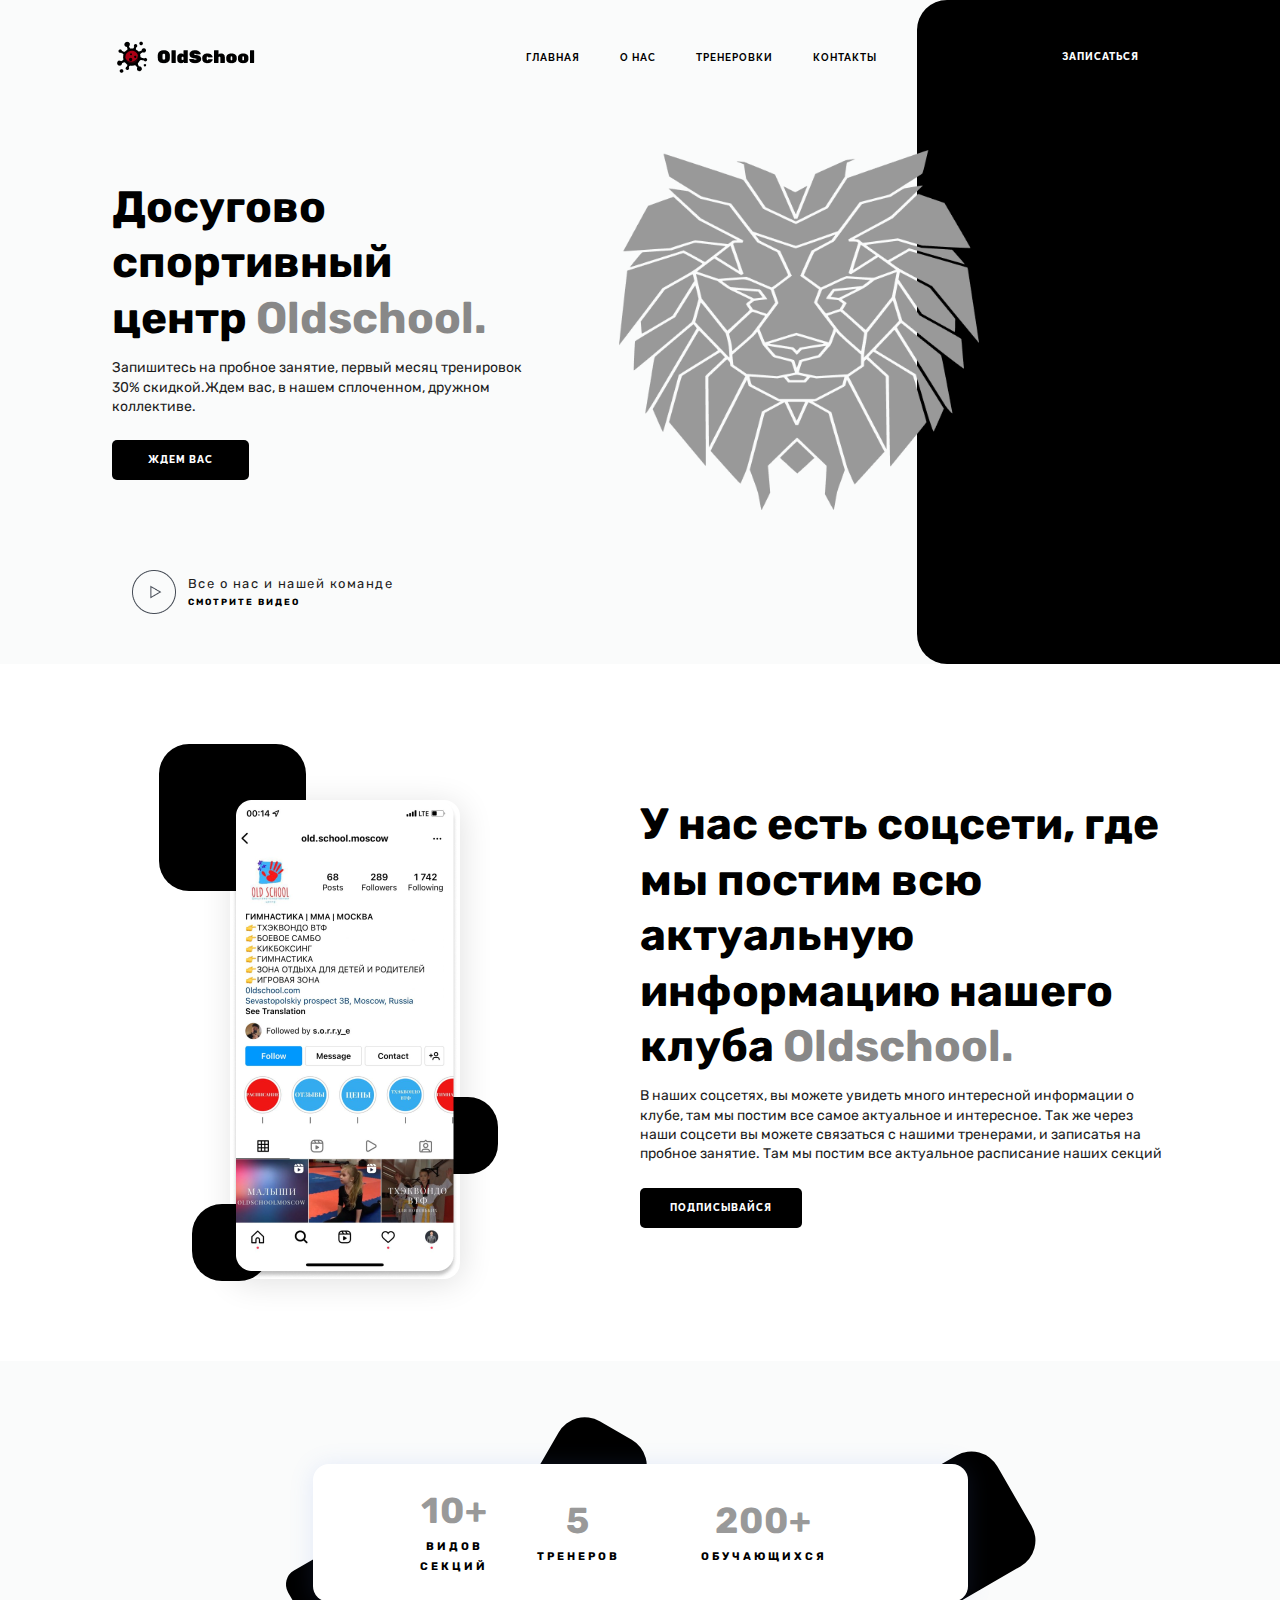
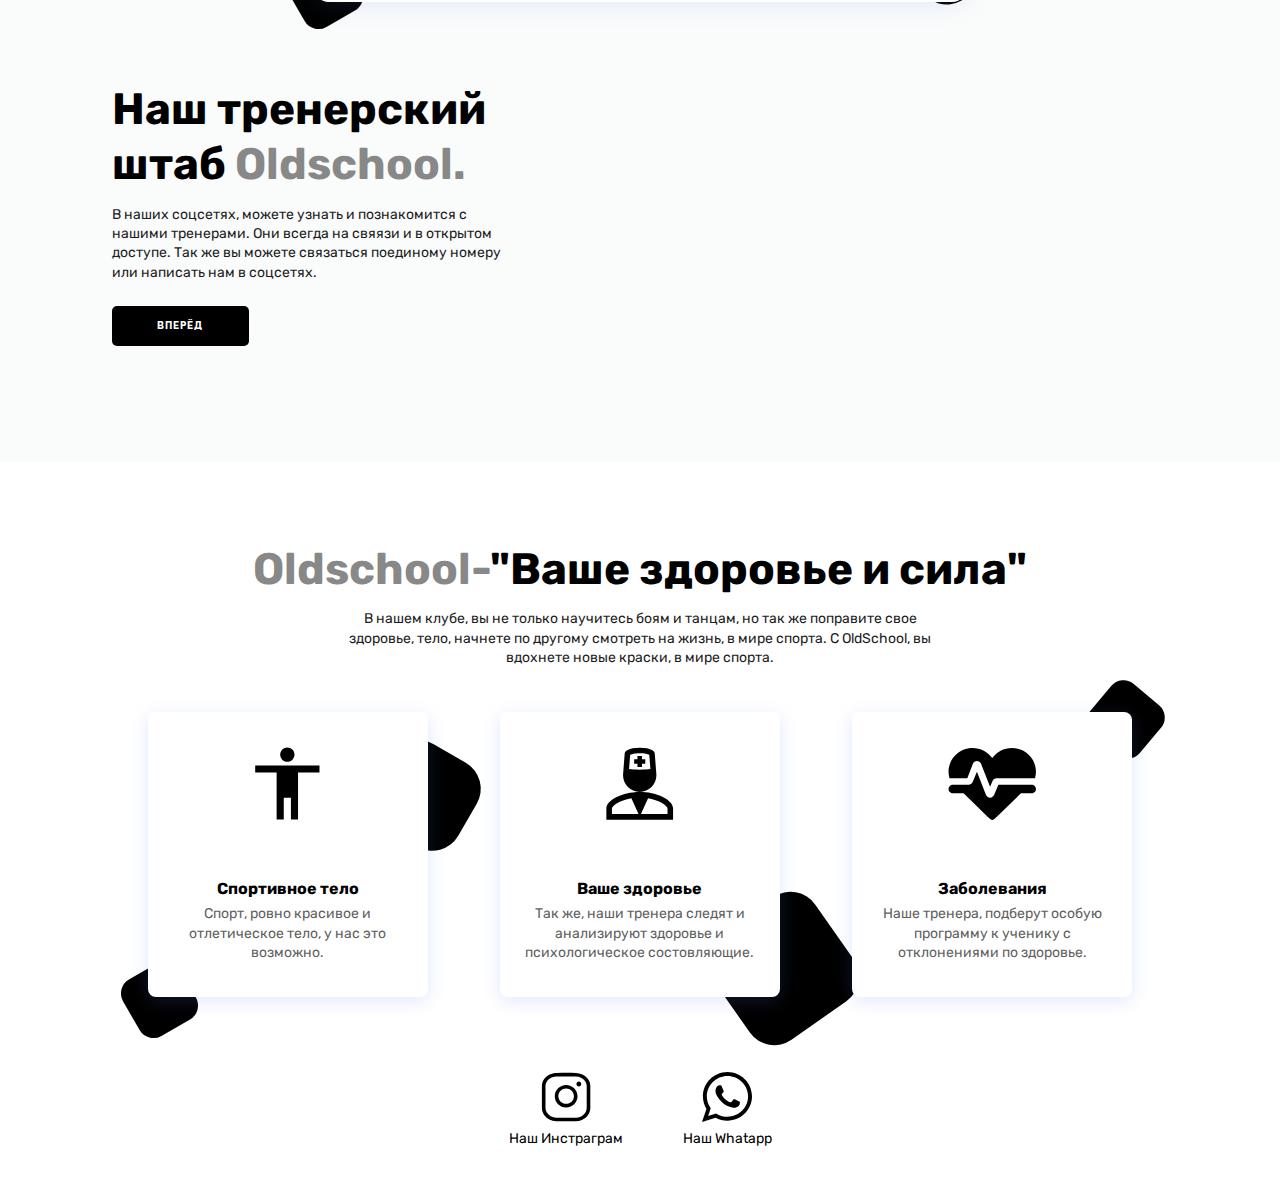
<file: index.html>
<!DOCTYPE html>
<html>

<head>
    <meta charset="UTF-8">
    <meta name="viewport" content="width=devise-width, initial-scale=1.0">
    <link href="https://fonts.googleapis.com/css?family=Raleway:700,800&display=swap" rel="stylesheet" />
    <link href="https://fonts.googleapis.com/css?family=Rubik: regular,700&display=swap" rel="stylesheet" />

    <link rel="stylesheet" href="css/style.css">
    <title>OLdSchool</title>
</head>

<body>

    <div class="wrapper">
        <header id="open" class="header">
            <div id="close" class="header__container">
                <a href="" class="header__logo">
                    <img src="img/logo.png" alt="Логотип">
                </a>
                <div class="header__menu menu animate__animated animate__fadeInUp">
                    <nav id="menu" class="menu__body">
                        <ul class="menu__list">
                            <li class="menu__item "><a href="#glav" class="menu__link">Главная</a></li>
                            <li class="menu__item"><a href="#onas" class="menu__link">О нас</a></li>
                            <li class="menu__item"><a href="#trenerovki" class="menu__link">Тренеровки</a></li>
                            <li class="menu__item"><a href="#contact" class="menu__link">Контакты</a></li>
                        </ul>
                    </nav>
                </div>
                <div class="header__button">
                    <a href="tel:+7999 999-99-99" class="button button_black">Записаться</a>
                    <a href="#open" class="icon-menu"><span></span></a>
                    <a href="#close" class="close-icon-menu"></a>
                </div>
            </div>
            <a class="back_to_top" title="Наверх">↑</a>
        </header>
        <main class="main">
            <section class="get-started">


                <div id="glav" class="get-started__container">
                    <div class="get-started__content">
                        <div class="get-started__block-text block-text animate__animated animate__fadeInLeft">
                            <h1 class="block-text__title block-text__title_blue">Досугово спортивный центр<span>
                                    Oldschool.</span></h1>
                            <div class="block-text__text">Запишитесь на пробное занятие, первый месяц тренировок 30% скидкой.Ждем вас, в нашем сплоченном, дружном коллективе.
                            </div>
                            <a href="tel:+7977 341-81-56" class="block-text__button button">Ждем вас</a>
                        </div>
                    </div>
                    <div class="get-started__image">
                        <img class="animate__animated animate__fadeInRightBig" width="360" height="360" src="./img/get-started/image.png" alt="Врача с ребенком">
                    </div>
                    <div id="onas" class="get-started__video ">
                        <a href="" class="video-get-started">
                            <div class="video-get-started_icon">
                                <img src="./img/get-started/play.png" alt="Кнопка Play">
                            </div>
                            <div class="video-get-started__body">
                                <div class="video-get-started__title">Все о нас и нашей команде</div>
                                <div class="video-get-started__text">Cмотрите видео</div>
                            </div>
                        </a>
                    </div>
                </div>
            </section>
            <section class="stay-safe">
                <div class="stay-safe__container">
                    <div class="stay-safe__media">
                        <div class="media-stay-safe">
                            <div class="media-stay-safe_image">
                                <img src="./img/get-started/app.png" alt="фото приложения">
                            </div>

                            <div class="media-stay-safe__item media-stay-safe__item_1"></div>
                            <div class="media-stay-safe__item media-stay-safe__item_2"></div>
                            <div class="media-stay-safe__item media-stay-safe__item_3"></div>
                        </div>

                    </div>
                    <div class="stay-safe__content">
                        <div class="stay-safe__block-text block-text">
                            <h2 class="block-text__title">У нас есть соцсети, где мы постим всю актуальную информацию нашего клуба <span>Oldschool.</span></h2>
                            <div class="block-text__text">В наших соцсетях, вы можете увидеть много интересной информации о клубе, там мы постим все самое актуальное и интересное. Так же через наши соцсети вы можете связаться с нашими тренерами, и записатья на пробное занятие. Там
                                мы постим все актуальное расписание наших секций
                            </div>
                            <a href="https://www.google.com" target="_blank" class="block-text__button button">Подписывайся</a>
                        </div>
                    </div>

                </div>
            </section>
            <section id="trenerovki" class="experts">
                <div class="experts__container">
                    <div class="experts__statistics statistics-experts">
                        <div class="statistics-experts__body body-statistics-experts">
                            <div class="body-statistics-experts__item">
                                <div class="body-statistics-experts__value">10+</div>
                                <div class="body-statistics-experts__text">видов секций</div>
                            </div>
                            <div class="body-statistics-experts__item">
                                <div class="body-statistics-experts__value">5</div>
                                <div class="body-statistics-experts__text">тренеров</div>
                            </div>
                            <div class="body-statistics-experts__item">
                                <div class="body-statistics-experts__value">200+</div>
                                <div class="body-statistics-experts__text">обучающихся</div>
                            </div>
                        </div>
                        <div class="statistics-experts__decor statistics-experts__decor_1"></div>
                        <div class="statistics-experts__decor statistics-experts__decor_2"></div>
                        <div class="statistics-experts__decor statistics-experts__decor_3"></div>
                    </div>
                    <div class="experts__body">
                        <div class="experts__content">
                            <div class="experts__block-text block-text">
                                <h2 class="block-text__title block-text__title_blue">Наш тренерский штаб
                                    <span>Oldschool.</span></h2>
                                <div class="block-text__text">В наших соцсетях, можете узнать и познакомится с нашими тренерами. Они всегда на свяязи и в открытом доступе. Так же вы можете связаться поединому номеру или написать нам в соцсетях.</div>
                                <a href="https://www.google.com/" target="_blank" class="block-text_button button">Вперëд</a>
                            </div>
                        </div>
                    </div>
            </section>
            <section class="healthcare">
                <div class="healthcare__container">
                    <div class="healthcare__block-text block-text block-text__center">
                        <h2 class="block-text__title"><span>Oldschool-</span>"Ваше здоровье и сила"</h2>
                        <div class="block-text__text block-text__text_mw">В нашем клубе, вы не только научитесь боям и танцам, но так же поправите свое здоровье, тело, начнете по другому смотреть на жизнь, в мире спорта. С OldSchool, вы вдохнете новые краски, в мире спорта.</div>
                    </div>
                    <div class="healthcare__items">
                        <div class="healthcare__column healthcare__colum_1">
                            <div class="healthcare__item item-healthcare">
                                <div class="item-healthcare__icon">
                                    <img src="./img/healthcare/01.svg" alt="Икоънка">
                                </div>
                                <div class="item-healthcare__title">Спортивное тело</div>
                                <div class="item-healthcare__text">Спорт, ровно красивое и отлетическое тело, у нас это возможно.
                                </div>
                            </div>
                        </div>
                        <div class="healthcare__column healthcare__colum_2">
                            <div class="healthcare__item item-healthcare">
                                <div class="item-healthcare__icon">
                                    <img src="./img/healthcare/02.svg" alt="Икоънка">
                                </div>
                                <div class="item-healthcare__title">Ваше здоровье</div>
                                <div class="item-healthcare__text">Так же, наши тренера следят и анализируют здоровье и психологическое состовляющие.</div>
                            </div>
                        </div>
                        <div class="healthcare__column  healthcare__colum_3">
                            <div class="healthcare__item item-healthcare">
                                <div class="item-healthcare__icon">
                                    <img src="./img/healthcare/03.svg" alt="Иконка">
                                </div>
                                <div class="item-healthcare__title">Заболевания</div>
                                <div class="item-healthcare__text">Наше тренера, подберут особую программу к ученику c отклонениями по здоровье.</div>
                            </div>
                        </div>
                    </div>
                </div>
            </section>
        </main>
        <footer class="footer">
            <div id="contact" class="footer__container">
                <div class="footer__items">
                    <a href="#" class="footer__item">
                        <img src="./img/healthcare/instagram_f_icon-icons.com_65485.svg" width="40" height="40" alt="insta">
                        <p class="footer__item_text">Наш Инстраграм</p>
                    </a>
                    <a href="#" class="footer_item">
                        <img src="./img/healthcare/whatsapp-logo_icon-icons.com_57054.svg" width="50" height="50" alt="whatapp">
                        <p class="footer__item_text">Наш Whatapp</p>
                    </a>
                </div>
            </div>
        </footer>
        </div>
        <script src="js/main.js"></script>
</body>

</html>
</file>
<file: css/style.css>
/* обнуление */
*,
*::before,
*::after {
    padding: 0;
    margin: 0;
    border: 0;
    box-sizing: border-box;
}
a {
    text-decoration: none;
}
ul,
ol,
li {
    list-style: none;
}
img {
    vertical-align: top;
}
h1,
h2,
h3,
h4,
h5,
h6 {
    font-weight: inherit;
    font-size: inherit;
}
html,
body {
    height: 100%;
    line-height: 1;
}
body {
    font-family: Rubik;
    font-size: 14px;
    color: #616161;
}
/*---------------*/
.wrapper {
    overflow: hidden;
    display: flex;
    flex-direction: column;
    min-height: 100%;
}
/*----------------*/
.main {
    flex: 1 1 auto;
}
[class*="__container"] {
    max-width: 1087px;
    margin: 0px auto;
    padding: 0px 15px;
}
/* PC */
@media (max-width: 1087px) {
    [class*="__container"] {
        max-width: 970px;
    }
}
/* Планшет */
@media (max-width: 992px) {
    [class*="__container"] {
        max-width: 750px;
    }
}
/* Телефон */
@media (max-width: 768px) {
    [class*="__container"] {
        max-width: none;
    }
}
/*-------------------------------------*/
.header {
    position: absolute;
    width: 100%;
    top: 0;
    left: 0;
    z-index: 50;
}
.header__container {
    display: flex;
    min-height: 114px;
    align-items: center;
}
.header__logo {
    position: relative;
    z-index: 5;
}
.header__menu {
    flex: 1 1 auto;
}
.header__button {
    position: relative;
    z-index: 5;
    flex: 0 0 252px;
    display: flex;
    justify-content: flex-end;
    align-items: center;
}
.back_to_top {
    padding-top: 10px;
    position: fixed;
    bottom: 80px;
    right: 40px;
    z-index: 9999;
    width: 60px;
    height: 60px;
    text-align: center;

    line-height: 30px;
    background: #f5f5f5;
    color: #444;
    cursor: pointer;
    border-radius: 2px;
    display: none;
}

.back_to_top:hover {
    background: #e9ebec;
}

.back_to_top-show {
    display: block;
}
@media (max-width: 991.98px) {
    .header__button {
        flex: 0 0 170px;
    }
}
/*--------------------------------------------*/
.menu {
    display: flex;
    justify-content: flex-end;
}
.menu__list {
    display: flex;
}
.menu__item {
    margin: 0px 40px 0px 0px;
}
@media (max-width: 991.98px) {
}
.menu__link {
    font-family: Raleway;
    text-transform: uppercase;
    font-weight: 700;
    font-size: 10px;
    line-height: 1.2;
    color: #000;
    letter-spacing: 1px;
    padding-bottom: 5px;
    padding-top: 5px;
    border-top: 1px solid transparent;
    border-bottom: 1px solid transparent;
    transition: all ease 0.65s;
}
.menu__link:hover {
    transition: all ease 0.65s;
    border-top: 1px solid black;
    border-bottom: 1px solid black;
}
@media (max-width: 991.98px) {
    .header__container {
        min-height: 80px;
    }
    .header__button {
        flex: 0 0 170px;
    }
    .menu__item {
        margin: 0px 30px 0px 0px;
    }
}
@media (max-width: 767.98px) {
    .menu__body {
        position: fixed;
        top: 0;
        left: -100%;
        width: 100%;
        height: 100%;
        overflow: auto;
        background-color: #fff;
        padding: 90px 15px 30px 15px;
        transition: left 0.3s ease 0s;
    }
    .header:target .menu__body {
        left: 0;
    }
    .header:target .menu__body::before {
        content: "";
        position: fixed;
        top: 0;
        left: 0;
        height: 80px;
        width: 100%;
        background-color: #fff;
    }
    .menu__link {
        color: #000;
        font-size: 20px;
    }
    .menu__list {
        flex-direction: column;
        justify-content: center;
        align-items: center;
    }
    .menu__item {
        margin: 0px 0px 25px 0px;
    }
    .menu__item:last-child {
        margin-bottom: 0;
    }
}
@media (max-width: 374.98px) {
    .header__logo {
        flex: 0 0 40px;
        overflow: hidden;
    }
}
/*--------------------------------------------------------*/
.button {
}
.button:hover {
}
.button_blue {
}
.button_blue:hover {
}
/*--------------------------------------------------------*/
.button {
    display: inline-block;
    font-family: Raleway;
    text-transform: uppercase;
    font-weight: 800;
    font-size: 10px;
    line-height: 1.2;
    letter-spacing: 1px;
    color: #fcfdfe;
    min-width: 137px;
    padding: 14px 30px;
    text-align: center;
    background-color: #4285f4;
    border-radius: 5px;
    background-color: #000000;
    transition: background-color 0.3s ease 0s;
}
.button:hover {
    background-color: #000000;
}
.button_black {
    background-color: #000000;
    transition: all ease 0.65s;
}
.button_black:hover {
    background-color: #2c2c2c;
}
/*--------------------------------------------------------*/
.close-icon-menu,
.icon-menu {
    display: none;
}
@media (max-width: 767.98px) {
    .icon-menu {
        display: flex;
        position: relative;
        flex: 0 0 30px;
        height: 18px;
        flex-direction: column;
        justify-content: space-between;
        margin: 0px 0px 0px 20px;
    }
    .icon-menu::before,
    .icon-menu::after {
        content: "";
        background-color: #000;
        height: 2px;
    }
    .icon-menu span {
        height: 2 px;
        background-color: #000;
    }
    .close-icon-menu {
        flex: 0 0 30px;
        height: 30px;
        position: relative;
        margin: 0px 0px 0px 20px;
    }
    .close-icon-menu::before,
    .close-icon-menu::after {
        content: "";
        position: absolute;
        top: 50%;
        left: 0;
        width: 100%;
        background-color: #000;
        height: 2px;
    }
    .close-icon-menu::before {
        transform: rotate(45deg);
    }
    .close-icon-menu::after {
        transform: rotate(-45deg);
    }
    .header:target .icon-menu {
        display: none;
    }
    .header:target .close-icon-menu {
        display: flex;
    }
}

/*---------------------------------------------*/
.block-text {
}
.block-text__center {
    text-align: center;
}
.block-text__title {
    font-weight: 700;
    font-size: 44px;
    line-height: 126%;
    color: #000;
}
.block-text__title:not(:last-child) {
    margin: 0px 0px 12px 0px;
}
.block-text__title span {
    color: #888888;
}
.block-text__title_blue span {
    color: #888888;
}
.block-text__text {
    line-height: 138.5%;
    color: #1e1e1e;
}
.block-text__text_mw {
    max-width: 620px;
    margin: 0px auto;
}
.block-text__text:not(:last-child) {
    margin: 0px 0px 24px 0px;
}

.block-text__button {
}
@media (max-width: 767.98px) {
    .block-text__title {
        font-size: 34px;
    }
}
/*-----------------------CONTETNT----------------------*/

.get-started {
    background-color: #fafbfb;
}
.get-started__container {
    padding: 150px 15px 50px 15px;
    display: flex;
    align-items: center;
    flex-wrap: wrap;
    position: relative;
}
.get-started__container::before {
    content: "";
    position: absolute;
    width: 100vw;
    height: 100%;
    right: 267px;
    top: 0;
    transform: translate(100%, 0px);
    border-radius: 30px 0px 0px 30px;
    background-color: #000000;
}
@media (max-width: 991.98px) {
    .get-started__container::before {
        right: 185px;
        border-radius: 20px 0px 0px 20px;
    }
}
@media (max-width: 767.98px) {
    .get-started__container {
        padding: 100px 15px 30px 15px;
    }
}
.get-started__content {
    flex: 0 1 48%;
    padding-left: 0px 20px;
}
.get-started__block-text {
    max-width: 410px;
}
.get-started__video {
    flex: 1 1 100%;
    padding: 60px 0px 0px 20px;
}
.video-get-started {
    display: inline-flex;
    align-items: center;
}
.get-started__image {
    flex: 0 1 52%;
    position: relativ;
    z-index: 2;
}
.get-started__image img {
    max-width: 100%;
}
.video-get-started_icon {
    flex: 0 0 44px;
}
.video-get-started__body {
    padding: 0px 0px 0px 12px;
}
.video-get-started__title {
    color: #1e1e1e;
    font-size: 13px;
    line-height: 126%;
    letter-spacing: 1.5px;
}
.video-get-started__title:not(:last-child) {
    margin: 0px 0px 5px 0px;
}
.video-get-started__text {
    text-transform: uppercase;
    font-size: 9px;
    line-height: 126%;
    letter-spacing: 2px;
    color: #000000;
    font-weight: bold;
}
@media (max-width: 767.98px) {
    .get-started__container::before {
        display: none;
    }
    .get-started__block-text {
        max-width: none;
        flex: 1 1 100%;
    }
    .get-started__content {
        flex: 1 1 100%;
        padding: 0;
    }
    .get-started__image {
        flex: 1 1 100%;
        text-align: center;
        padding: 30px;
    }
    .get-started__video {
        padding: 0;
    }
}
/*----------------------- content 2 block----------------------------*/

.stay-safe {
    padding: 80px 0;
}
.stay-safe__container {
    display: flex;
    align-items: center;
}
.stay-safe__media {
    flex: 0 1 50%;
}

.stay-safe__content {
    flex: 0 1 50%;
}

.media-stay-safe {
    width: 373px;
    padding: 56px 0px 2px 0px;
    text-align: center;
    position: relative;
}
.media-stay-safe_image {
    display: inline-block;
    box-shadow: 2px 4px 32px rgba(0, 0, 0, 0.12);
    border-radius: 16px;
    position: relative;
    width: 61.5%;
}

.media-stay-safe__item {
    position: absolute;
    background-color: #000000;
    border-radius: 30px;
    width: 77px;
    height: 77px;
}
.media-stay-safe__item_1 {
    top: 0;
    left: 0;
    width: 147px;
    height: 147px;
}
.media-stay-safe__item_2 {
    bottom: 0;
    left: 33px;
}
.media-stay-safe__item_3 {
    bottom: 107px;
    right: 34px;
}
.media-stay-safe_image img {
    position: relative;
    z-index: 5;
    max-width: 100%;
}

@media (max-width: 991.98px) {
    .stay-safe {
        padding: 40px 0;
    }
}
@media (min-width: 991.98px) {
    .stay-safe__media {
        padding: 0px 0px 0px 47px;
    }
}
@media (max-width: 767.98px) {
    .stay-safe {
        padding: 30px 0;
    }
    .stay-safe__container {
        flex-direction: column-reverse;
    }
    .stay-safe__content {
        margin: 0px 0px 30px 0px;
    }
}
@media (max-width: 479.98px) {
    .media-stay-safe {
        width: 290px;
    }
}

/*===================3 секция контента======================*/

.experts {
    background-color: #fafbfb;
    padding: 103px 0px 116px 0px;
}
.experts__container {
}
.experts__statistics {
}
.experts__block-text {
    max-width: 400px;
}
.statistics-experts {
    max-width: 655px;
    margin: 0px auto;
    position: relative;
}
.experts__body {
    display: flex;
    align-items: center;
}
.experts__content {
    flex: 0 1 50%;
    padding: 0px 20px 0px 0px;
}

.experts__video iframe {
    position: absolute;
    width: 100%;
    height: 100%;
    top: 0;
    left: 0;
    object-fit: cover;
}
.statistics-experts__body {
    background-color: #fff;
    box-shadow: 0px 2px 24px rgba(88, 126, 236, 0.15);
    border-radius: 16px;
    position: relative;
    z-index: 2;
    margin: 0px 0px 80px 0px;
}
.statistics-experts__decor {
    position: absolute;
    background-color: #000000;
    border-radius: 30px;
}
.statistics-experts__decor_1 {
    width: 65px;
    height: 65px;
    transform: rotate(-30deg);
    bottom: -21px;
    left: -21px;
    border-radius: 16px;
}
.statistics-experts__decor_2 {
    width: 97px;
    height: 97px;
    right: 50%;
    top: -40px;
    transform: rotate(30deg);
}
.statistics-experts__decor_3 {
    width: 128px;
    height: 128px;
    right: -55px;
    top: 0;
    transform: rotate(-30deg);
}

.body-statistics-experts {
    padding: 25px 80px;
    display: flex;
    align-items: center;
}
.body-statistics-experts__item {
    flex: 0 1 25%;
    text-align: center;
}
.body-statistics-experts__item:last-child {
    flex: 0 1 50%;
}
.body-statistics-experts__value {
    font-weight: 700;
    font-size: 36px;
    line-height: 1.2;
    letter-spacing: 1px;
    color: #999999;
    margin-bottom: 5px;
}
.body-statistics-experts__text {
    font-weight: bold;
    font-size: 11px;
    line-height: 1.8;
    letter-spacing: 3px;
    text-transform: uppercase;
    color: #000000;
}

@media (max-width: 767.98px) {
    .experts {
        padding: 80px 0px 30px 0px;
    }
    .experts__body {
        flex-direction: column;
        align-items: stretch;
    }
    .experts__content {
        padding: 0;
        margin: 0px 0px 30px 0px;
    }
}

@media (max-width: 767.98px) {
    .statistics-experts__body {
        margin: 0px 0px 50px 0px;
    }
    .body-statistics-experts {
        padding: 25px;
    }
}
@media (max-width: 479.98px) {
    .body-statistics-experts {
        flex-direction: column;
    }
    .body-statistics-experts__item:not(:last-child) {
        margin: 0px 0px 15px 0px;
    }
}
.healthcare {
    padding: 80px 0px 30px 0px;
}
.healthcare__container {
}
.healthcare__block-text {
    margin: 0px 0px 45px 0px;
}

.healthcare__items {
    display: flex;
}
.healthcare__column {
    position: relative;
    padding: 0px 36px;
    flex: 0 1 33.333%;
}
.healthcare__item {
}
.item-healthcare {
    height: 100%;
    position: relative;
    z-index: 2;
    background: #ffffff;
    box-shadow: 0px 4px 18px rgba(88, 126, 236, 0.18);
    border-radius: 8px;
    display: flex;
    flex-direction: column;
    align-items: center;
    text-align: center;
    padding: 35px 17px;
}

.item-healthcare__icon {
    margin: 0px 0px 58px 0px;
}
.item-healthcare__title {
    font-weight: 700;
    font-size: 16px;
    line-height: 138.5%;
    color: #000000;
    margin: 0px 0px 4px 0px;
}
.item-healthcare__text {
    line-height: 138.5%;
}
.healthcare__colum_1::before,
.healthcare__colum_1::after {
    content: "";
    position: absolute;
    background-color: #000000;
    border-radius: 16px;
}
.healthcare__colum_1::before {
    width: 65px;
    height: 65px;
    bottom: -35px;
    left: 15px;
    transform: rotate(-30deg);
}

.healthcare__colum_1::after {
    width: 97px;
    height: 97px;
    top: 35px;
    right: -10px;
    border-radius: 30px;
    transform: rotate(30deg);
}

.healthcare__colum_2::after {
    content: "";
    position: absolute;
    background-color: #000000;
    width: 127px;
    height: 127px;
    bottom: -35px;
    right: -30px;
    border-radius: 30px;
    transform: rotate(55deg);
}

.healthcare__colum_3::after {
    content: "";
    position: absolute;
    background-color: #000000;
    width: 65px;
    height: 65px;
    top: -25px;
    right: 10px;
    border-radius: 16px;
    transform: rotate(40deg);
}
@media (max-width: 1087px) {
    .healthcare__column {
        padding: 0px 15px;
    }
}
@media (max-width: 991.98px) {
    .healthcare__items {
        flex-direction: column;
    }
}
/*=========================================================*/
.footer {
    padding: 45px 0;
}
.footer__container {
}
.footer__items {
    display: flex;
    justify-content: center;
}
.footer__item {
    margin-right: 60px;
    text-align: center;
}
.footer_item {
    display: flex;
    flex-direction: column;
    align-items: center;
    justify-content: center;
}
.footer__item_text {
    padding-top: 10px;
    color: #000000;
    font-size: 14px;
}
.footer__item img {
    width: 50px;
    height: 50px;
}
</file>
